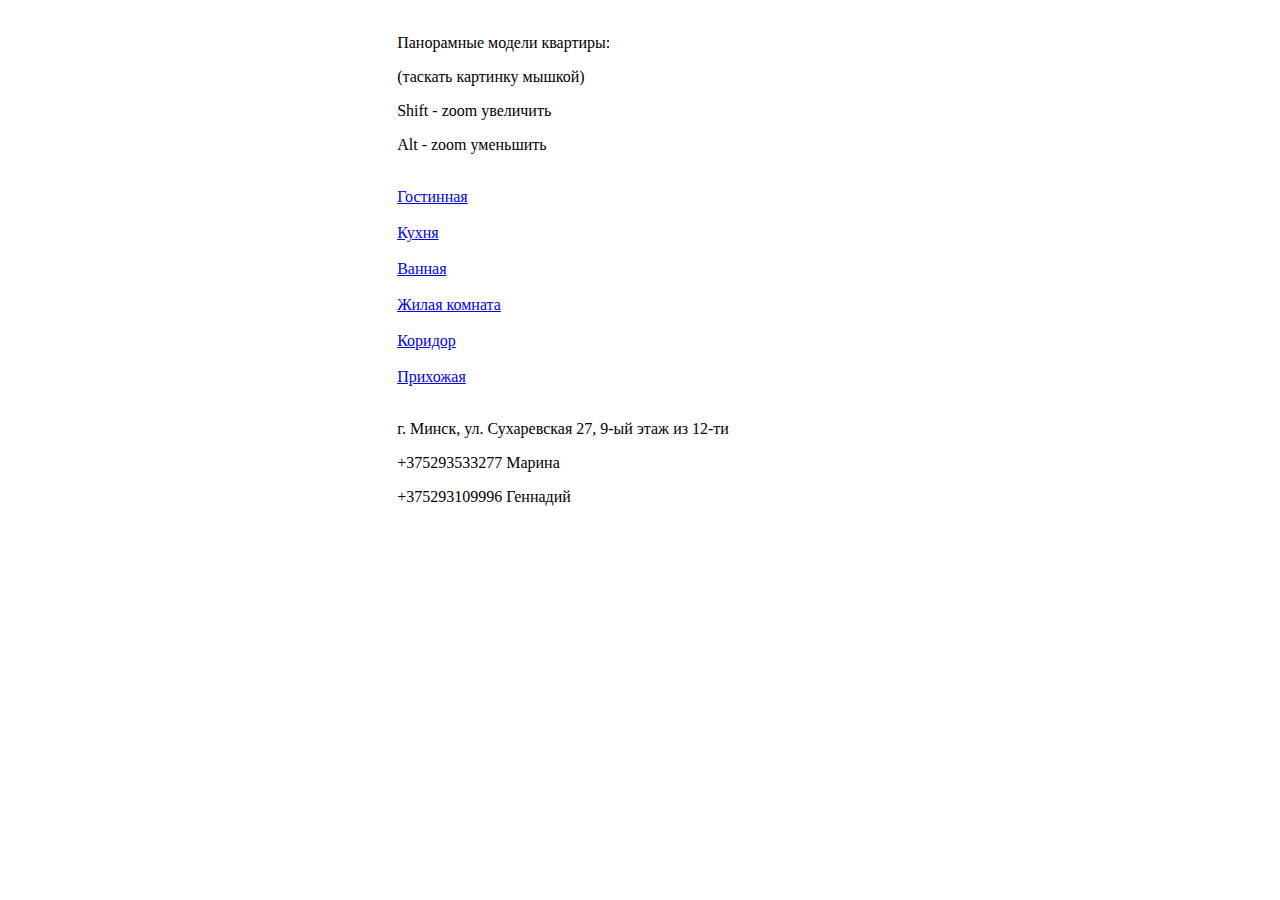
<file: index.html>
<!DOCTYPE html PUBLIC "-//W3C//DTD XHTML 1.0 Transitional//EN" "http://www.w3.org/TR/xhtml1/DTD/xhtml1-transitional.dtd">
<html xmlns="http://www.w3.org/1999/xhtml" xml:lang="ru" lang="ru">
<head>
     <meta charset="utf-8">
    <title>Панорамные модели квартиры Сухаревская 27</title>
    <style type="text/css">
   #centerLayer {
    margin-left: 30%; /* Отступ слева */
    width: 40%; /* Ширина слоя */
    padding: 10px; /* Поля вокруг текста */
   }
        ul{
      display:table;
      margin:auto;
     }
     ul li{
      display:table-cell;
      width:20%;
      text-align:center;
     }
  </style>
  </head> 
     <body> 
          <div id="centerLayer">
          <P>Панорамные модели квартиры:</P>
          <P>(таскать картинку мышкой)</P>
          <P>Shift - zoom увеличить</P>
          <P>Alt   - zoom уменьшить</P>
          <P> 
          <br />
          <a href="/room-hall_stitch_output/index.html">Гостинная</a>
          <br />
          <br />

          <a href="/kitchen_stitch/index.html">Кухня</a>
          <br />
          <br />

          <a href="/room-bathroom_stitch_output/index.html">Ванная</a>
          <br />
          <br />

          <a href="/room-vlad_canon/index.html">Жилая комната</a>
          <br />
          <br />

          <a href="/room-corridor_stitch_output/index.html">Коридор</a>
          <br />
          <br />

          <a href="/room-main_canon/index.html">Прихожая</a>
          <br />
          <br />
          <P> 
               г. Минск, ул. Сухаревская 27, 9-ый этаж из 12-ти
          </P>
          <P> 
               +375293533277 Марина
          </P>
          <P> 
               +375293109996 Геннадий
          </P>
          </P>
          </div>
     </body> 
</html>
</file>
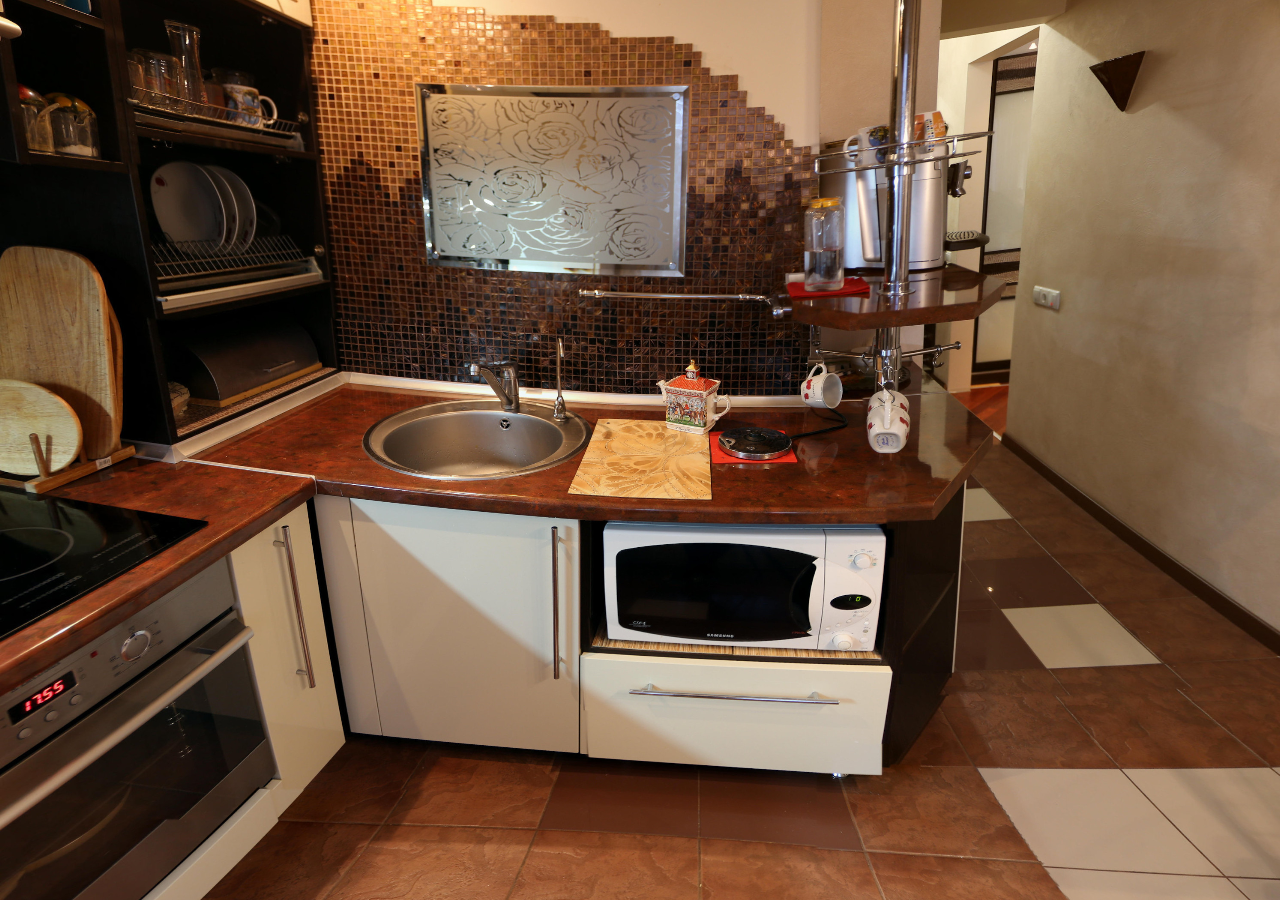
<file: kitchen_stitch/index.html>
<!DOCTYPE html>
<html>
	<head>
		<meta http-equiv="Content-Type" content="text/html;charset=UTF-8" />
		<meta http-equiv="X-UA-Compatible" content="IE=edge" /> 
		<title></title>
		<meta name="viewport" content="width=device-width, initial-scale=1.0, minimum-scale=1.0, maximum-scale=1.0" />
		<meta name="apple-mobile-web-app-capable" content="yes" />
		<meta name="apple-mobile-web-app-status-bar-style" content="black" />
		<meta name="mobile-web-app-capable" content="yes" />		
		<style type="text/css" title="Default">
			body, div, h1, h2, h3, span, p {
				font-family: Verdana,Arial,Helvetica,sans-serif;
			}
			/* fullscreen */
			html {
				height:100%;
			}
			body {
				height:100%;
				margin: 0px;
				overflow:hidden; /* disable scrollbars */
				font-size: 10pt;
			}
			/* fix for scroll bars on webkit & >=Mac OS X Lion */ 
			::-webkit-scrollbar {
				background-color: rgba(0,0,0,0.5);
				width: 0.75em;
			}
			::-webkit-scrollbar-thumb {
    			background-color:  rgba(255,255,255,0.5);
			}
		</style>	
	</head>
	<body>
<!-- - - - - - - 8<- - - - - - cut here - - - - - 8<- - - - - - - -->
		<script type="text/javascript" src="pano2vr_player.js">
		</script>
		<div id="container" style="width:100%;height:100%;">
		<br>Loading...<br><br>
		This content requires HTML5 with CSS3 3D Transforms or WebGL.
		</div>
		<script type="text/javascript">
	
			// create the panorama player with the container
			pano=new pano2vrPlayer("container");
		window.addEventListener("load", function() {
			pano.readConfigUrlAsync("pano.xml");
		});
		</script>
		<noscript>
			<p><b>Please enable Javascript!</b></p>
		</noscript>
<!-- - - - - - - 8<- - - - - - cut here - - - - - 8<- - - - - - - --> 
		<!-- Hack needed to hide the url bar on iOS 9, iPhone 5s --> 
		<div style="width:1px;height:1px;"></div>
	</body>
</html>
</file>
